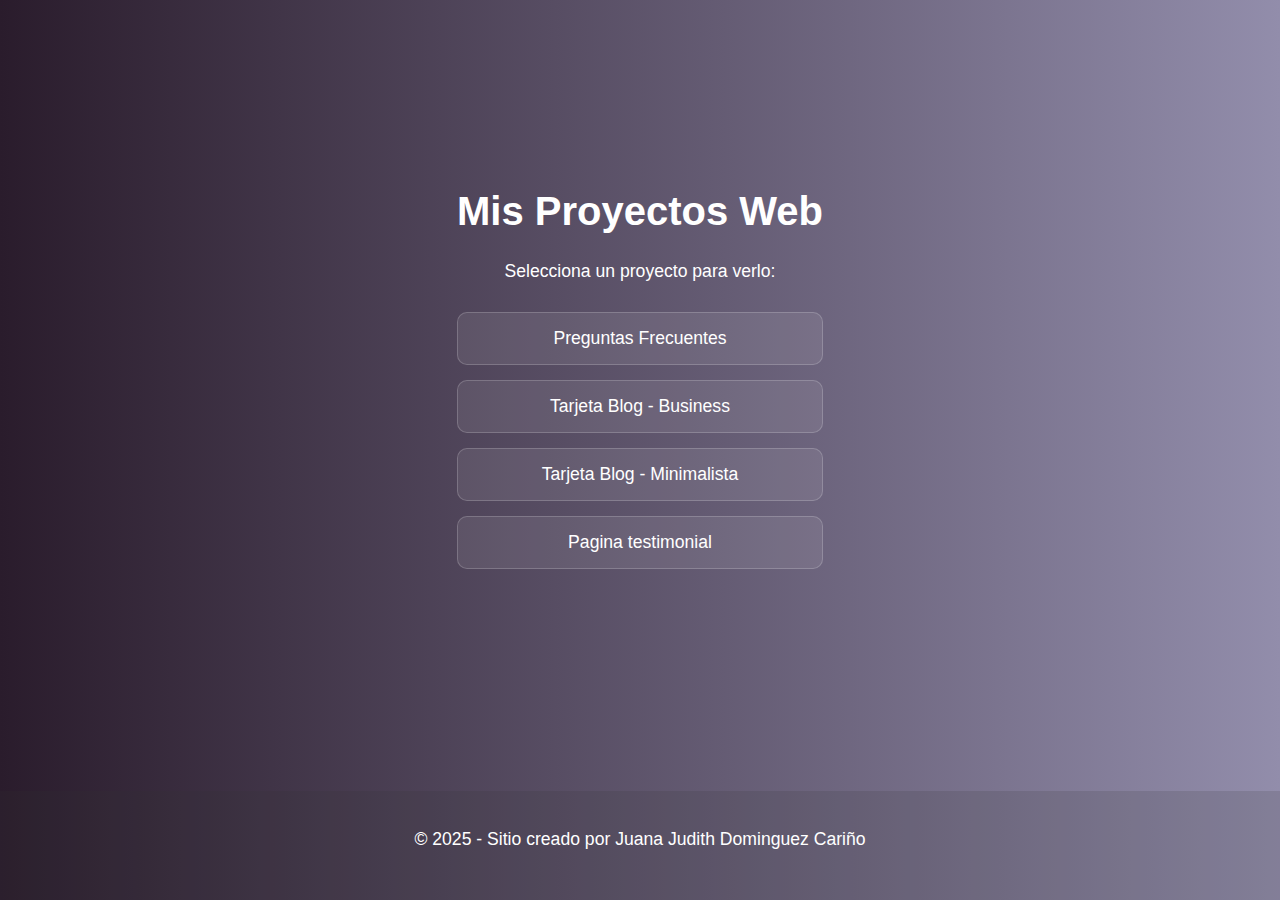
<file: index.html>
<!DOCTYPE html>
<html lang="es">
<head>
  <meta charset="UTF-8" />
  <meta name="viewport" content="width=device-width, initial-scale=1.0"/>
  <title>Mis Proyectos Web</title>
  <link rel="stylesheet" href="estilos.css">
</head>
<body>
  <div class="container">
    <h1>Mis Proyectos Web</h1>
    <p>Selecciona un proyecto para verlo:</p>
    <div class="proyectos">
        <a class="card" href="faq/index1.html">Preguntas Frecuentes</a>
        <a class="card" href="business-card/index2.html">Tarjeta Blog - Business</a>
        <a class="card" href="minimal-card/index3.html">Tarjeta Blog - Minimalista</a>
        <a class="card" href="testimonial/index4.html">Pagina testimonial</a>
    </div>
    </div>
  </div>
  <footer>
    <p>© 2025 - Sitio creado por Juana Judith Dominguez Cariño</p>
  </footer>
</body>
</html>
</file>
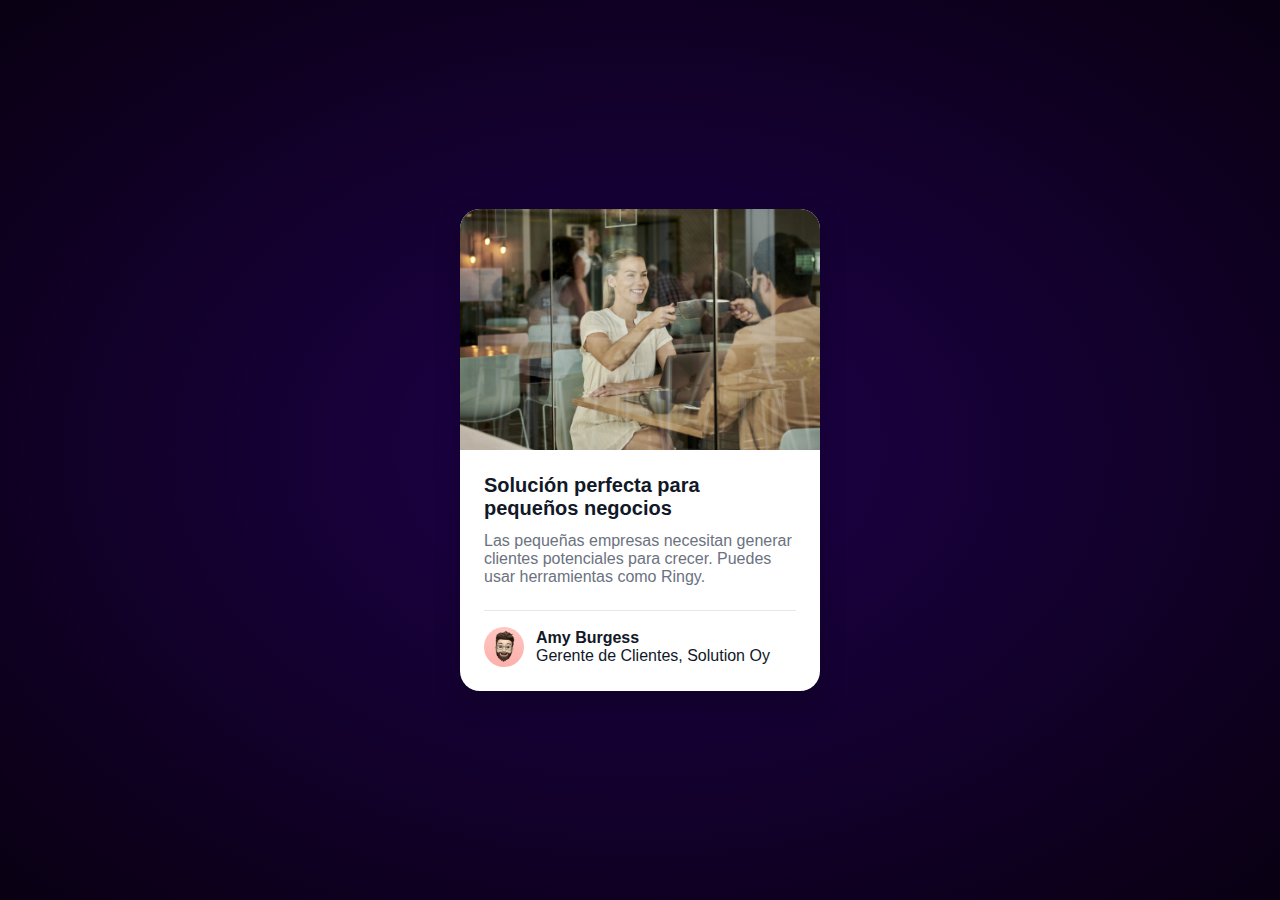
<file: business-card/index2.html>
<!DOCTYPE html>
<html lang="es">
<head>
  <meta charset="UTF-8" />
  <meta name="viewport" content="width=device-width, initial-scale=1.0"/>
  <title>Tarjeta de Blog</title>
  <link rel="stylesheet" href="estilo2.css" />
</head>
<body>
  <div class="card-container">
    <div class="card">
      <div class="card-image">
        <img src="oficce.jpg" alt="Oficina moderna" />
      </div>
      <div class="card-content">
        <h2>Solución perfecta para pequeños negocios</h2>
        <p>Las pequeñas empresas necesitan generar clientes potenciales para crecer. Puedes usar herramientas como Ringy.</p>
        <div class="author">
          <img src="avatar.png" alt="Amy Burgess">
          <div>
            <strong>Amy Burgess</strong><br />
            Gerente de Clientes, Solution Oy
          </div>
        </div>
      </div>
    </div>
  </div>
</body>
</html>
</file>
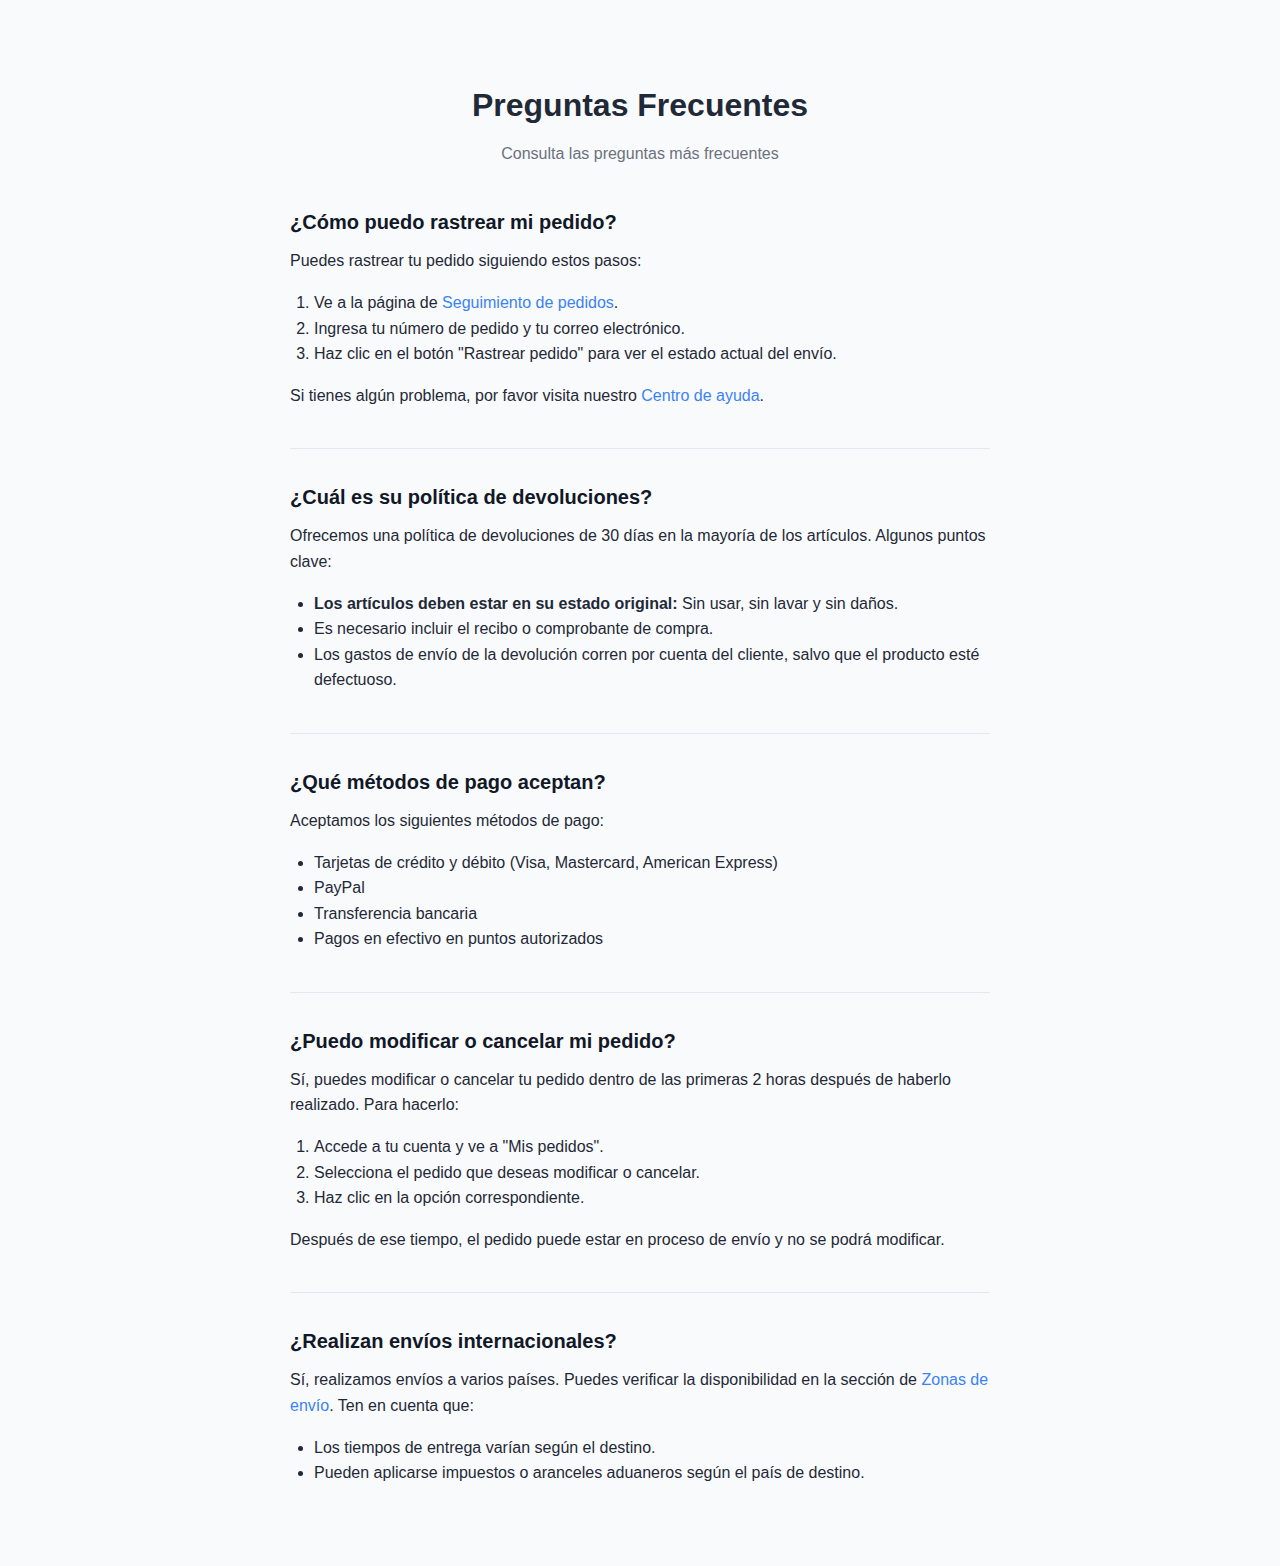
<file: faq/index1.html>
<!DOCTYPE html>
<html lang="es">
<head>
  <meta charset="UTF-8" />
  <meta name="viewport" content="width=device-width, initial-scale=1.0"/>
  <title>Preguntas Frecuentes</title>
  <link rel="stylesheet" href="estilo1.css" />
</head>
<body>
  <main class="faq-container">
    <h1>Preguntas Frecuentes</h1>
    <p class="subheading">Consulta las preguntas más frecuentes</p>

    <section class="faq-item">
      <h2>¿Cómo puedo rastrear mi pedido?</h2>
      <p>Puedes rastrear tu pedido siguiendo estos pasos:</p>
      <ol>
        <li>Ve a la página de <a href="#">Seguimiento de pedidos</a>.</li>
        <li>Ingresa tu número de pedido y tu correo electrónico.</li>
        <li>Haz clic en el botón "Rastrear pedido" para ver el estado actual del envío.</li>
      </ol>
      <p>Si tienes algún problema, por favor visita nuestro <a href="#">Centro de ayuda</a>.</p>
    </section>

    <hr />

    <section class="faq-item">
      <h2>¿Cuál es su política de devoluciones?</h2>
      <p>Ofrecemos una política de devoluciones de 30 días en la mayoría de los artículos. Algunos puntos clave:</p>
      <ul>
        <li><strong>Los artículos deben estar en su estado original:</strong> Sin usar, sin lavar y sin daños.</li>
        <li>Es necesario incluir el recibo o comprobante de compra.</li>
        <li>Los gastos de envío de la devolución corren por cuenta del cliente, salvo que el producto esté defectuoso.</li>
      </ul>
    </section>

    <hr />

    <section class="faq-item">
      <h2>¿Qué métodos de pago aceptan?</h2>
      <p>Aceptamos los siguientes métodos de pago:</p>
      <ul>
        <li>Tarjetas de crédito y débito (Visa, Mastercard, American Express)</li>
        <li>PayPal</li>
        <li>Transferencia bancaria</li>
        <li>Pagos en efectivo en puntos autorizados</li>
      </ul>
    </section>

    <hr />

    <section class="faq-item">
      <h2>¿Puedo modificar o cancelar mi pedido?</h2>
      <p>Sí, puedes modificar o cancelar tu pedido dentro de las primeras 2 horas después de haberlo realizado. Para hacerlo:</p>
      <ol>
        <li>Accede a tu cuenta y ve a "Mis pedidos".</li>
        <li>Selecciona el pedido que deseas modificar o cancelar.</li>
        <li>Haz clic en la opción correspondiente.</li>
      </ol>
      <p>Después de ese tiempo, el pedido puede estar en proceso de envío y no se podrá modificar.</p>
    </section>

    <hr />

    <section class="faq-item">
      <h2>¿Realizan envíos internacionales?</h2>
      <p>Sí, realizamos envíos a varios países. Puedes verificar la disponibilidad en la sección de <a href="#">Zonas de envío</a>. Ten en cuenta que:</p>
      <ul>
        <li>Los tiempos de entrega varían según el destino.</li>
        <li>Pueden aplicarse impuestos o aranceles aduaneros según el país de destino.</li>
      </ul>
    </section>
  </main>
</body>
</html>
</file>
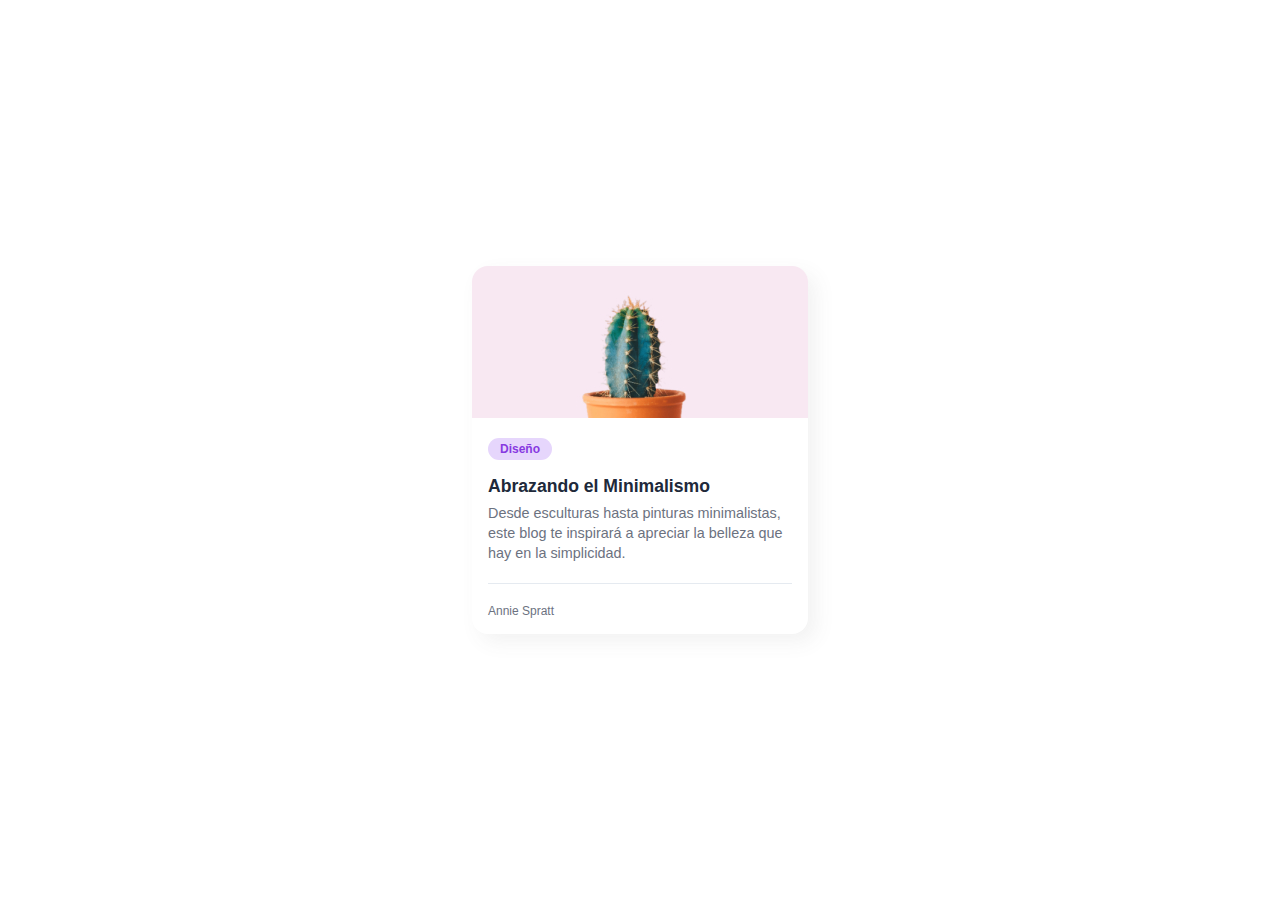
<file: minimal-card/index3.html>
<!DOCTYPE html>
<html lang="es">
<head>
  <meta charset="UTF-8" />
  <meta name="viewport" content="width=device-width, initial-scale=1.0"/>
  <title>Tarjeta Minimalista</title>
  <link rel="stylesheet" href="estilo3.css" />
</head>
<body>
  <div class="card">
    <img class="card-img" src="Cactus.jpg" alt="Cactus en maceta">
    <div class="card-content">
      <span class="tag">Diseño</span>
      <h2>Abrazando el Minimalismo</h2>
      <p>
        Desde esculturas hasta pinturas minimalistas, este blog te inspirará a apreciar la belleza que hay en la simplicidad.
      </p>
      <span class="author">Annie Spratt</span>
    </div>
  </div>
</body>
</html>
</file>
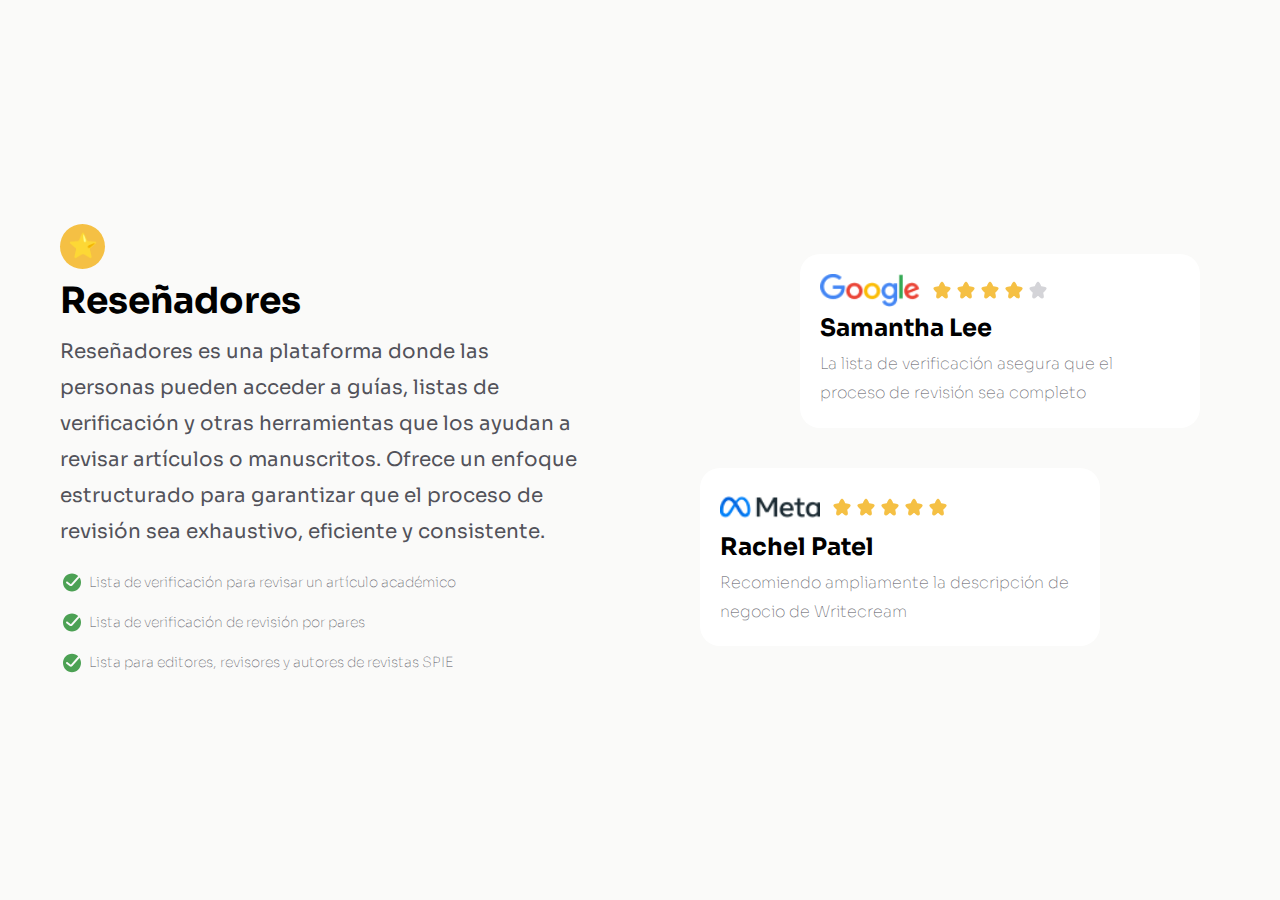
<file: testimonial/index4.html>
<!doctype html>
<html lang="es">
<head>
    <meta charset="UTF-8">
    <meta name="viewport" content="width=device-width, user-scalable=no, initial-scale=1.0, maximum-scale=1.0, minimum-scale=1.0">
    <meta http-equiv="X-UA-Compatible" content="ie=edge">
    <link rel="stylesheet" href="estilo4.css">
    <link rel="preconnect" href="https://fonts.googleapis.com">
    <link rel="preconnect" href="https://fonts.gstatic.com" crossorigin>
    <link href="https://fonts.googleapis.com/css2?family=Sora&display=swap" rel="stylesheet">
    <title>ejercicio 4</title>
</head>
<body>
<main>
    <div class="container">
        <!--    Lado izquierdo de la página   -->
        <div class="section">
            <div class="circle">⭐️</div>
            <h1>Reseñadores</h1>
            <p>Reseñadores es una plataforma donde las personas pueden acceder a guías, listas de verificación y otras herramientas 
               que los ayudan a revisar artículos o manuscritos. Ofrece un enfoque estructurado para garantizar que el proceso 
               de revisión sea exhaustivo, eficiente y consistente.</p>
            <ul class="list">
                <li><img class="check" src="Done_ring_round_fill.svg" alt=""> Lista de verificación para revisar un artículo académico</li>
                <li><img class="check" src="Done_ring_round_fill.svg" alt=""> Lista de verificación de revisión por pares</li>
                <li><img class="check" src="Done_ring_round_fill.svg" alt=""> Lista para editores, revisores y autores de revistas SPIE</li>
            </ul>
        </div>

        <!--    Lado derecho de la página   -->
        <div class="section">
            <div class="google">
                <div class="top-box">
                    <img class="logo" src="google-png.png" alt="">
                    <img src="Star_fill.svg" alt="">
                    <img src="Star_fill.svg" alt="">
                    <img src="Star_fill.svg" alt="">
                    <img src="Star_fill.svg" alt="">
                    <img src="Star_fill_gray.svg" alt="">
                </div>

                <h2>Samantha Lee</h2>
                <h3>La lista de verificación asegura que el proceso de revisión sea completo</h3>
            </div>

            <div class="meta">
                <div class="top-box">
                    <img class="logo" src="meta-png.png" alt="">
                    <img src="Star_fill.svg" alt="">
                    <img src="Star_fill.svg" alt="">
                    <img src="Star_fill.svg" alt="">
                    <img src="Star_fill.svg" alt="">
                    <img src="Star_fill.svg" alt="">
                </div>
                <h2>Rachel Patel</h2>
                <h3>Recomiendo ampliamente la descripción de negocio de Writecream</h3>
            </div>
        </div>
    </div>
</main>
</body>
</html>
</file>
<file: estilos.css>
html, body {
  margin: 0;
  padding: 0;
  height: 100%;
  font-family: 'Segoe UI', sans-serif;
  background: linear-gradient(to right, #2a1c2c, #928dab);
  color: white;
  display: flex;
  flex-direction: column;
}
  .container {
    max-width: 600px;
    margin: auto;
    flex: 1;
    display: flex;
    flex-direction: column;
    justify-content: center;
    text-align: center;
  }
  
  h1 {
    font-size: 2.5rem;
    margin-bottom: 10px;
  }
  
  p {
    font-size: 1.1rem;
    margin-bottom: 30px;
  }
  
  .proyectos {
    display: flex;
    flex-direction: column;
    gap: 15px;
  }
  
  .card {
    background-color: #ffffff15;
    padding: 15px 25px;
    border-radius: 10px;
    text-decoration: none;
    color: white;
    font-size: 1.1rem;
    transition: background-color 0.3s ease;
    border: 1px solid #ffffff30;
  }
  
  .card:hover {
    background-color: #ffffff30;
  }
  
  footer {
    margin-top: 60px;
    padding: 20px 0;
    background-color: #33333328;
    color: white;
    font-size: 0.9rem;
    text-align: center;
  }
</file>
<file: faq/estilo1.css>
/* General */
body {
    margin: 0;
    padding: 0;
    font-family: 'Segoe UI', Tahoma, Geneva, Verdana, sans-serif;
    background-color: #f9fafb;
    color: #1f2937;
    line-height: 1.6;
  }
  
  /* Contenedor principal */
  .faq-container {
    max-width: 700px;
    margin: 80px auto;
    padding: 0 24px;
    background-color: #f9fafb;
  }
  
  /* Título principal */
  h1 {
    font-size: 2rem;
    font-weight: 700;
    text-align: center;
    margin-bottom: 0.3em;
  }
  
  /* Subtítulo */
  .subheading {
    text-align: center;
    color: #6b7280;
    font-size: 1rem;
    margin-bottom: 2.5em;
  }
  
  /* Cada bloque de pregunta */
  .faq-item {
    background-color: #f9fafb;
    margin-bottom: 2.5em;
  }
  
  /* Título de pregunta */
  h2 {
    font-size: 1.25rem;
    font-weight: 600;
    margin-bottom: 0.5em;
    color: #111827;
  }
  
  /* Listas y párrafos */
  p {
    margin: 0 0 1em 0;
  }
  
  ol, ul {
    padding-left: 1.5em;
    margin-bottom: 1em;
  }
  
  /* Enlaces */
  a {
    color: #3b82f6;
    text-decoration: none;
  }
  
  a:hover,
  a:focus {
    text-decoration: underline;
    outline: none;
  }
  
  /* Separador entre preguntas */
  hr {
    border: none;
    border-top: 1px solid #e5e7eb;
    margin: 2em 0;
  }
</file>
<file: business-card/estilo2.css>
/* Reset básico */
* {
    box-sizing: border-box;
    margin: 0;
    padding: 0;
  }
  
  /* Fondo de la página */
  body {
    font-family: 'Segoe UI', Tahoma, Geneva, Verdana, sans-serif;
    background: radial-gradient(ellipse at center, #1e014b 0%, #090012 100%);
    color: #111827;
    height: 100vh;
    display: flex;
    justify-content: center;
    align-items: center;
  }
  
  /* Contenedor principal */
  .card-container {
    max-width: 400px;
    padding: 20px;
  }
  
  /* Tarjeta */
  .card {
    background-color: #fff;
    border-radius: 20px;
    overflow: hidden;
    box-shadow: 0 10px 25px rgba(0, 0, 0, 0.25);
  }
  
  /* Imagen */
  .card-image img {
    width: 100%;
    display: block;
    height: auto;
  }
  
  /* Contenido de la tarjeta */
  .card-content {
    padding: 24px;
  }
  
  .card-content h2 {
    font-size: 1.25rem;
    font-weight: 700;
    margin-bottom: 0.8rem;
  }
  
  .card-content p {
    color: #6b7280;
    margin-bottom: 1.5rem;
  }
  
  /* Autor */
  .author {
    display: flex;
    align-items: center;
    gap: 12px;
    border-top: 1px solid #e5e7eb;
    padding-top: 16px;
  }
  
  .author img {
    width: 40px;
    height: 40px;
    border-radius: 50%;
    object-fit: cover;
  }
</file>
<file: minimal-card/estilo3.css>
/* Reset */
* {
    margin: 0;
    padding: 0;
    box-sizing: border-box;
  }
  
  body {
    background: radial-gradient(ellipse at center, #ffffff 0%, #ffffff 100%);
    font-family: 'Segoe UI', Tahoma, Geneva, Verdana, sans-serif;
    display: flex;
    align-items: center;
    justify-content: center;
    height: 100vh;
  }
  
  /* Tarjeta */
  .card {
    background-color: white;
    width: 336px;
    border-radius: 16px;
    overflow: hidden;
    box-shadow: 8px 8px 20px 0px rgba(85, 85, 85, 0.08);
  }
  
  /* Imagen */
  .card-img {
    width: 100%;
    height: 152px;
    object-fit: cover;
  }
  
  /* Contenido */
  .card-content {
    padding: 16px;
  }
  
  .tag {
    font-size: 0.75rem;
    color: #883AE1;
    background-color: #E6D6FC;
    padding: 4px 12px;
    border-radius: 16px;
    font-weight: bold;
    display: inline-block;
    margin-bottom: 16px;
  }
  
  .card-content h2 {
    font-size: 1.1rem;
    font-weight: bold;
    margin-bottom: 6px;
    color: #20293A;
  }
  
  .card-content p {
    font-size: 0.9rem;
    color: #6C727F;
    margin-bottom: 20px;
    line-height: 1.4;
  }
  
  .author {
    font-size: 0.75rem;
    color: #6C727F;
    border-top: 1px solid #E5EAF0;
    padding-top: 20px;
    display: block;
  }
</file>
<file: testimonial/estilo4.css>
/* Base & Reset */

@import url('https://fonts.googleapis.com/css2?family=Sora&display=swap');

:root {
    --yellow: #F5C044;
    --green: #4CA154;
    --dark: #18181B;
    --gray: #52525A;
    --sora-font: 'Sora', sans-serif;
}

* {
    margin: 0;
    padding: 0;
    box-sizing: border-box;
    line-height: 1.8;
}


h1 {
    font-size: 36px;
}

p {
    font-size: 20px;
    color: #52525A;
}


h3 {
    font-size: 16px;
    font-weight: lighter;
    color: #52525A;
}

ul {
  list-style-image: url('images/Done_ring_round_fill.svg');
}

main {
    font-family: 'Sora', sans-serif;
    display: flex;
    justify-content: center;
    align-items: center;
    height: 100vh;
    background-color: #FAFAF9;
}




/* Class */
.circle {
    width: 45px;
    height: 45px;
    background-color: #F5C044;
    border-radius: 50%;
    font-size: 24px;
    display: flex;
    align-items: center;
    justify-content: center;
}

.list {
    font-size: 14px;
    color: #52525A;
    font-weight: lighter;
    list-style: none;
    margin-top: 20px;
    align-items: center;
}



.container {

    display: flex;
    align-items: center;
    justify-content: space-between;
    height: 100%;
}

.section {
    padding: 50px;
    width: 50%;
    margin: 0 10px;
}


.logo {
    width: 100px;
    margin-right: 10px;
}



.google {
    margin-left: 100px;
    background-color: white;
    border-radius: 20px;
    padding: 20px;
    max-width: 400px;
}

.meta {
    background-color: white;
    border-radius: 20px;
    padding: 20px;
    margin-top: 40px;
    max-width: 400px;
}

.top-box {
    display: flex;
    align-items: center;
}

li {
    display: flex;
    margin-top: 15px;
}

.check {
    margin-right: 5px;
}
</file>
